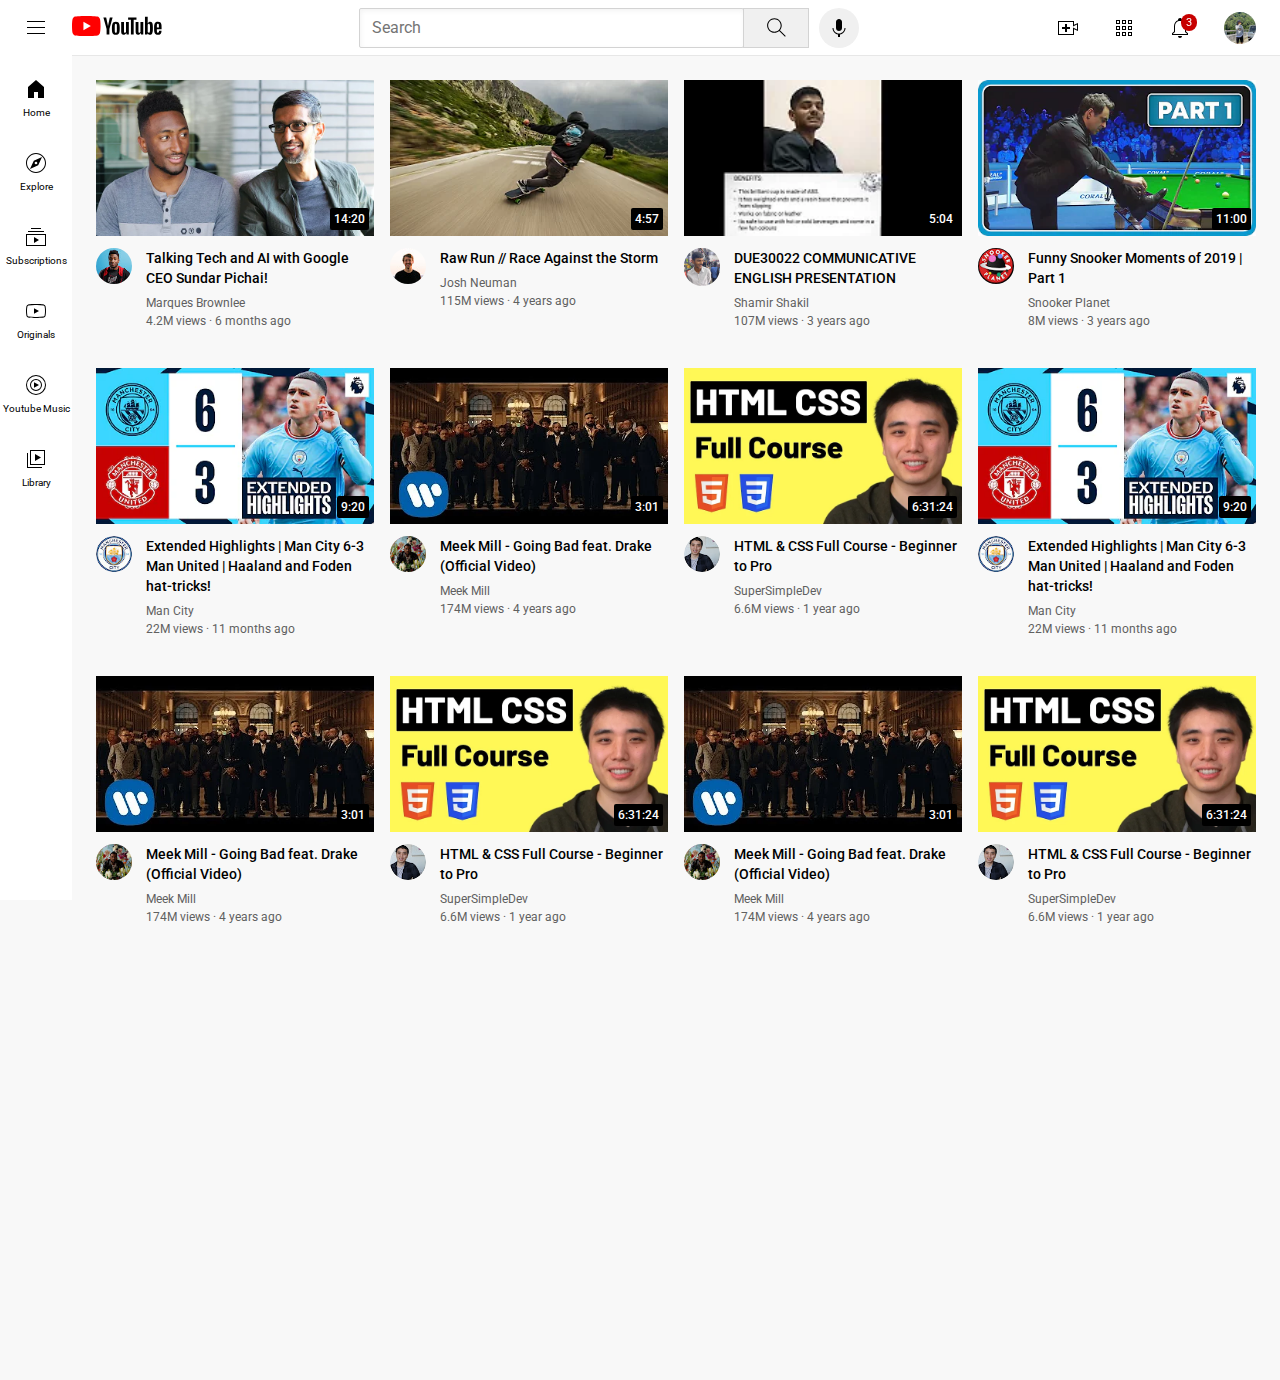
<file: index.html>
<!DOCTYPE html>
<html>
  <head>
    <title>Youtube.com Clones</title>

    <link rel="preconnect" href="https://fonts.googleapis.com">
    <link rel="preconnect" href="https://fonts.gstatic.com" crossorigin>
    <link href="https://fonts.googleapis.com/css2?family=Montserrat:wght@400;700&family=Roboto:wght@400;500;700&display=swap" rel="stylesheet">

    <link rel="stylesheet" href="styles/general.css">
    <link rel="stylesheet" href="styles/header.css">
    <link rel="stylesheet" href="styles/video.css">
    <link rel="stylesheet" href="styles/sidebar.css">
  </head>
  <body>
    <div class="header">
      <div class="left-section">
        <img class="hamburger-menu" src="icons/hamburger-menu.svg">
        <a href="https://www.youtube.com/" target="_blank">
          <img class="youtube-logo" src="icons/youtube-logo.svg">
        </a>
      </div>
      <div class="middle-section">
        <input class="search-bar" type="text" placeholder="Search">
        <button class="search-button"><img class="search-icon" src="icons/search.svg">
          <div class="tooltips">Search</div>
        </button>
        <button class="voice-search-button"><img class="voice-search-icon" src="icons/voice-search-icon.svg">
          <div class="tooltips">Search with your voice</div>
        </button>
      </div>
      <div class="right-section">
        <div class="upload-icon-container">
          <img class="upload-icon" src="icons/upload.svg">
          <div class="tooltips">Create</div>
        </div>
        <div class="upload-icon-container">
          <img class="youtube-apps-icon" src="icons/youtube-apps.svg">
          <div class="tooltips">Youtube Apps</div>
        </div>
        <div class="notifications-icon-container">
          <img class="notifications-icon" src="icons/notifications.svg">
          <div class="notifications-count">3</div>
          <div class="tooltips">Notifications</div>
        </div>
        <img class="current-user-picture" src="channel-pictures/my-channel.jpg">
      </div>
    </div>

    <div class="sidebar">
      <div class="sidebar-link">
        <img src="icons/home.svg">
        <div>Home</div>
      </div>
      <div class="sidebar-link">
        <img src="icons/explore.svg">
        <div>Explore</div>
      </div>
      <div class="sidebar-link">
        <img src="icons/subscriptions.svg">
        <div>Subscriptions</div>
      </div>
      <div class="sidebar-link">
        <img src="icons/originals.svg">
        <div>Originals</div>
      </div>
      <div class="sidebar-link">
        <img src="icons/youtube-music.svg">
        <div>Youtube Music</div>
      </div>
      <div class="sidebar-link">
        <img src="icons/library.svg">
        <div>Library</div>
      </div>
    </div>

    <div class="video-grid">
      
      <div class="video-preview">

        <div class="thumbnail-row">
          <a href="https://www.youtube.com/watch?v=n2RNcPRtAiY">
            <img class="thumbnail" src="thumnails/thumbnail-1.webp">
            <div class="video-time">14:20</div>
          </a>
        </div>
  
        <div class="video-info-grid" >
          <div class="channel-picture">
            <div class="profile-picture-container">
              <a href="https://www.youtube.com/@mkbhd" target="_blank">
                <img class="profile-picture " src="channel-pictures/channel-1.jpeg">
              </a>
              <div class="channel-picture-tooltips">
                <img class="profile-picture-tooltips" src="channel-pictures/channel-1.jpeg">
                <div class="right-tooltips">
                  <p class="names-tooltips">Marques Brownlee</p>
                  <p class="subs-tooltips">15M Subscribers</p>
                </div>
              </div>
            </div>
          </div>
          <div class="video-info">
            <a href="https://www.youtube.com/watch?v=n2RNcPRtAiY">
              <p class="video-title">
                Talking Tech and AI with Google CEO Sundar Pichai!
              </p>
            </a>
            <a href="https://www.youtube.com/@mkbhd" target="_blank">
              <p class="video-author">Marques Brownlee</p>
            </a>
            <p class="video-stats">
              4.2M views &#183; 6 months ago
            </p>
          </div>
        </div>

      </div>
  
      <div class="video-preview">
  
        <div class="thumbnail-row">
          <a href="https://www.youtube.com/watch?v=yn-TfAzobDI">
            <img class="thumbnail" src="thumnails/thumbnail-2.webp">
            <div class="video-time">4:57</div>
          </a>
        </div>
  
        <div class="video-info-grid">
          <div class="channel-picture">
            <div class="profile-picture-container">
              <a href="https://www.youtube.com/@JoshNeuman" target="_blank">
                <img class="profile-picture" src="channel-pictures/channel-2.jpg">
              </a>
              <div class="channel-picture-tooltips">
                <img class="profile-picture-tooltips" src="channel-pictures/channel-2.jpg">
                <div class="right-tooltips">
                  <p class="names-tooltips">Josh Neuman</p>
                  <p class="subs-tooltips">1.27M Subscribers</p>
                </div>
              </div>
            </div>
          </div>
          <div class="video-info">
            <a href="https://www.youtube.com/watch?v=yn-TfAzobDI">
              <p class="video-title">
                Raw Run // Race Against the Storm
              </p>
            </a>
            <a href="https://www.youtube.com/@JoshNeuman" target="_blank">
              <p class="video-author">
                Josh Neuman
              </p>
            </a>
            <p class="video-stats">
              115M views &#183; 4 years ago
            </p>
          </div>
        </div>
  
      </div>
  
      <div class="video-preview">
  
        <div class="thumbnail-row">
          <a href="https://www.youtube.com/watch?v=GG4Ul3LLcvY&t=85s">
            <img class="thumbnail" src="thumnails/thumbnail-3.webp">
            <div class="video-time">5:04</div>
          </a>
        </div>
  
        <div class="video-info-grid" >
          <div class="channel-picture">
            <div class="profile-picture-container">
              <a href="https://www.youtube.com/@shamirshakil123" target="_blank">
                <img class="profile-picture " src="channel-pictures/channel-3.jpg">
              </a>
              <div class="channel-picture-tooltips">
                <img class="profile-picture-tooltips" src="channel-pictures/channel-3.jpg">
                <div class="right-tooltips">
                  <p class="names-tooltips">Shamir Shakil</p>
                  <p class="subs-tooltips">10M Subscribers</p>
                </div>
              </div>
            </div>
          </div>
          <div class="video-info">
            <a href="https://www.youtube.com/watch?v=GG4Ul3LLcvY&t=85s">
              <p class="video-title">
                DUE30022 COMMUNICATIVE ENGLISH PRESENTATION
              </p>
            </a>
            <a href="https://www.youtube.com/@shamirshakil123" target="_blank">
              <p class="video-author">
                Shamir Shakil
              </p>
            </a>
            <p class="video-stats">
              107M views &#183; 3 years ago
            </p>
          </div>
        </div>
  
      </div>
  
      <div class="video-preview">
  
        <div class="thumbnail-row">
          <a href="https://www.youtube.com/watch?v=tzxdY277vbA&t=1s">
            <img class="thumbnail" src="thumnails/thumbnail-4.webp">
            <div class="video-time">11:00</div>
          </a>
        </div>
  
        <div class="video-info-grid">
          <div class="channel-picture">
            <div class="profile-picture-container">
              <a href="https://www.youtube.com/@SnookerPlanet" target="_blank">
                <img class="profile-picture" src="channel-pictures/channel-4.jpg">
              </a>
              <div class="channel-picture-tooltips">
                <img class="profile-picture-tooltips" src="channel-pictures/channel-4.jpg">
                <div class="right-tooltips">
                  <p class="names-tooltips">Snooker Planet</p>
                  <p class="subs-tooltips">715K Subscribers</p>
                </div>
              </div>
            </div>
          </div>
          <div class="video-info">
            <a href="https://www.youtube.com/watch?v=tzxdY277vbA&t=1s">
              <p class="video-title">
                Funny Snooker Moments of 2019 | Part 1
              </p>
            </a>
            <a href="https://www.youtube.com/@SnookerPlanet" target="_blank">
              <p class="video-author">
                Snooker Planet
              </p>
            </a>
            <p class="video-stats">
              8M views &#183; 3 years ago
            </p>
          </div>
        </div>
  
      </div>
  
      <div class="video-preview">
  
        <div class="thumbnail-row">
          <a href="https://www.youtube.com/watch?v=mAAbqIbTsG8&t=15s">
            <img class="thumbnail" src="thumnails/thumbnail-5.webp">
            <div class="video-time">9:20</div>
          </a>
        </div>
  
        <div class="video-info-grid" >
          <div class="channel-picture">
            <div class="profile-picture-container">
              <a href="https://www.youtube.com/@mancity" target="_blank">
                <img class="profile-picture " src="channel-pictures/channel-5.jpg">
              </a>
              <div class="channel-picture-tooltips">
                <img class="profile-picture-tooltips" src="channel-pictures/channel-5.jpg">
                <div class="right-tooltips">
                  <p class="names-tooltips">Man City</p>
                  <p class="subs-tooltips">6.66M Subscribers</p>
                </div>
              </div>
            </div>
          </div>
          <div class="video-info">
            <a href="https://www.youtube.com/watch?v=mAAbqIbTsG8&t=15s">
              <p class="video-title">
                Extended Highlights | Man City 6-3 Man United | Haaland and Foden hat-tricks!
              </p>
            </a>
            <a href="https://www.youtube.com/@mancity" target="_blank">
              <p class="video-author">
                Man City
              </p>
            </a>
            <p class="video-stats">
              22M views &#183; 11 months ago
            </p>
          </div>
        </div>
  
      </div>
  
      <div class="video-preview">
  
        <div class="thumbnail-row">
          <a href="https://www.youtube.com/watch?v=S1gp0m4B5p8&pp=ygUTZ29pbmcgYmFkIG1lZWsgbWlsbA%3D%3D">
            <img class="thumbnail" src="thumnails/thumbnail-6.webp">
            <div class="video-time">3:01</div>
          </a>
        </div>
  
        <div class="video-info-grid">
          <div class="channel-picture">
            <div class="profile-picture-container">
              <a href="https://www.youtube.com/channel/UC9HlWVtENbiMQzVRmnbJxtw" target="_blank">
                <img class="profile-picture" src="channel-pictures/channel-6.jpg">
              </a>
              <div class="channel-picture-tooltips">
                <img class="profile-picture-tooltips" src="channel-pictures/channel-6.jpg">
                <div class="right-tooltips">
                  <p class="names-tooltips">Meek Mill</p>
                  <p class="subs-tooltips">5.38M Subscribers</p>
                </div>
              </div>
            </div>
          </div>
          <div class="video-info">
            <a href="https://www.youtube.com/watch?v=S1gp0m4B5p8&pp=ygUTZ29pbmcgYmFkIG1lZWsgbWlsbA%3D%3D">
              <p class="video-title">
                Meek Mill - Going Bad feat. Drake (Official Video)
              </p>
            </a>
            <a href="https://www.youtube.com/channel/UC9HlWVtENbiMQzVRmnbJxtw" target="_blank">
              <p class="video-author">
                Meek Mill
              </p>
            </a>
            <p class="video-stats">
              174M views &#183; 4 years ago
            </p>
          </div>
        </div>
  
      </div>

      <div class="video-preview">
  
        <div class="thumbnail-row">
          <a href="https://www.youtube.com/watch?v=G3e-cpL7ofc">
            <img class="thumbnail" src="thumnails/thumbnail-7webp.webp">
            <div class="video-time">6:31:24</div>
          </a>
        </div>
  
        <div class="video-info-grid">
          <div class="channel-picture">
            <div class="profile-picture-container">
              <a href="https://www.youtube.com/@SuperSimpleDev" target="_blank">
                <img class="profile-picture" src="channel-pictures/channel-7.jpg">
              </a>
              <div class="channel-picture-tooltips">
                <img class="profile-picture-tooltips" src="channel-pictures/channel-7.jpg">
                <div class="right-tooltips">
                  <p class="names-tooltips">SuperSimpleDev</p>
                  <p class="subs-tooltips">297k Subscribers</p>
                </div>
              </div>
            </div>
          </div>
          <div class="video-info">
            <a href="https://www.youtube.com/watch?v=G3e-cpL7ofc">
              <p class="video-title">
                HTML & CSS Full Course - Beginner to Pro
              </p>
            </a>
            <a href="https://www.youtube.com/@SuperSimpleDev" target="_blank">
              <p class="video-author">
                SuperSimpleDev
              </p>
            </a>
            <p class="video-stats">
              6.6M views &#183; 1 year ago
            </p>
          </div>
        </div>
  
      </div>

      <div class="video-preview">
  
        <div class="thumbnail-row">
          <a href="https://www.youtube.com/watch?v=mAAbqIbTsG8&t=15s">
            <img class="thumbnail" src="thumnails/thumbnail-5.webp">
            <div class="video-time">9:20</div>
          </a>
        </div>
  
        <div class="video-info-grid" >
          <div class="channel-picture">
            <div class="profile-picture-container">
              <a href="https://www.youtube.com/@mancity" target="_blank">
                <img class="profile-picture " src="channel-pictures/channel-5.jpg">
              </a>
              <div class="channel-picture-tooltips">
                <img class="profile-picture-tooltips" src="channel-pictures/channel-5.jpg">
                <div class="right-tooltips">
                  <p class="names-tooltips">Man City</p>
                  <p class="subs-tooltips">6.66M Subscribers</p>
                </div>
              </div>
            </div>
          </div>
          <div class="video-info">
            <a href="https://www.youtube.com/watch?v=mAAbqIbTsG8&t=15s">
              <p class="video-title">
                Extended Highlights | Man City 6-3 Man United | Haaland and Foden hat-tricks!
              </p>
            </a>
            <a href="https://www.youtube.com/@mancity" target="_blank">
              <p class="video-author">
                Man City
              </p>
            </a>
            <p class="video-stats">
              22M views &#183; 11 months ago
            </p>
          </div>
        </div>
  
      </div>
  
      <div class="video-preview">
  
        <div class="thumbnail-row">
          <a href="https://www.youtube.com/watch?v=S1gp0m4B5p8&pp=ygUTZ29pbmcgYmFkIG1lZWsgbWlsbA%3D%3D">
            <img class="thumbnail" src="thumnails/thumbnail-6.webp">
            <div class="video-time">3:01</div>
          </a>
        </div>
  
        <div class="video-info-grid">
          <div class="channel-picture">
            <div class="profile-picture-container">
              <a href="https://www.youtube.com/channel/UC9HlWVtENbiMQzVRmnbJxtw" target="_blank">
                <img class="profile-picture" src="channel-pictures/channel-6.jpg">
              </a>
              <div class="channel-picture-tooltips">
                <img class="profile-picture-tooltips" src="channel-pictures/channel-6.jpg">
                <div class="right-tooltips">
                  <p class="names-tooltips">Meek Mill</p>
                  <p class="subs-tooltips">5.38M Subscribers</p>
                </div>
              </div>
            </div>
          </div>
          <div class="video-info">
            <a href="https://www.youtube.com/watch?v=S1gp0m4B5p8&pp=ygUTZ29pbmcgYmFkIG1lZWsgbWlsbA%3D%3D">
              <p class="video-title">
                Meek Mill - Going Bad feat. Drake (Official Video)
              </p>
            </a>
            <a href="https://www.youtube.com/channel/UC9HlWVtENbiMQzVRmnbJxtw" target="_blank">
              <p class="video-author">
                Meek Mill
              </p>
            </a>
            <p class="video-stats">
              174M views &#183; 4 years ago
            </p>
          </div>
        </div>
  
      </div>

      <div class="video-preview">
  
        <div class="thumbnail-row">
          <a href="https://www.youtube.com/watch?v=G3e-cpL7ofc">
            <img class="thumbnail" src="thumnails/thumbnail-7webp.webp">
            <div class="video-time">6:31:24</div>
          </a>
        </div>
  
        <div class="video-info-grid">
          <div class="channel-picture">
            <div class="profile-picture-container">
              <a href="https://www.youtube.com/@SuperSimpleDev" target="_blank">
                <img class="profile-picture" src="channel-pictures/channel-7.jpg">
              </a>
              <div class="channel-picture-tooltips">
                <img class="profile-picture-tooltips" src="channel-pictures/channel-7.jpg">
                <div class="right-tooltips">
                  <p class="names-tooltips">SuperSimpleDev</p>
                  <p class="subs-tooltips">297k Subscribers</p>
                </div>
              </div>
            </div>
          </div>
          <div class="video-info">
            <a href="https://www.youtube.com/watch?v=G3e-cpL7ofc">
              <p class="video-title">
                HTML & CSS Full Course - Beginner to Pro
              </p>
            </a>
            <a href="https://www.youtube.com/@SuperSimpleDev" target="_blank">
              <p class="video-author">
                SuperSimpleDev
              </p>
            </a>
            <p class="video-stats">
              6.6M views &#183; 1 year ago
            </p>
          </div>
        </div>
  
      </div>

      <div class="video-preview">
  
        <div class="thumbnail-row">
          <a href="https://www.youtube.com/watch?v=S1gp0m4B5p8&pp=ygUTZ29pbmcgYmFkIG1lZWsgbWlsbA%3D%3D">
            <img class="thumbnail" src="thumnails/thumbnail-6.webp">
            <div class="video-time">3:01</div>
          </a>
        </div>
  
        <div class="video-info-grid">
          <div class="channel-picture">
            <div class="profile-picture-container">
              <a href="https://www.youtube.com/channel/UC9HlWVtENbiMQzVRmnbJxtw" target="_blank">
                <img class="profile-picture" src="channel-pictures/channel-6.jpg">
              </a>
              <div class="channel-picture-tooltips">
                <img class="profile-picture-tooltips" src="channel-pictures/channel-6.jpg">
                <div class="right-tooltips">
                  <p class="names-tooltips">Meek Mill</p>
                  <p class="subs-tooltips">5.38M Subscribers</p>
                </div>
              </div>
            </div>
          </div>
          <div class="video-info">
            <a href="https://www.youtube.com/watch?v=S1gp0m4B5p8&pp=ygUTZ29pbmcgYmFkIG1lZWsgbWlsbA%3D%3D">
              <p class="video-title">
                Meek Mill - Going Bad feat. Drake (Official Video)
              </p>
            </a>
            <a href="https://www.youtube.com/channel/UC9HlWVtENbiMQzVRmnbJxtw" target="_blank">
              <p class="video-author">
                Meek Mill
              </p>
            </a>
            <p class="video-stats">
              174M views &#183; 4 years ago
            </p>
          </div>
        </div>
  
      </div>

      <div class="video-preview">
  
        <div class="thumbnail-row">
          <a href="https://www.youtube.com/watch?v=G3e-cpL7ofc">
            <img class="thumbnail" src="thumnails/thumbnail-7webp.webp">
            <div class="video-time">6:31:24</div>
          </a>
        </div>
  
        <div class="video-info-grid">
          <div class="channel-picture">
            <div class="profile-picture-container">
              <a href="https://www.youtube.com/@SuperSimpleDev" target="_blank">
                <img class="profile-picture" src="channel-pictures/channel-7.jpg">
              </a>
              <div class="channel-picture-tooltips">
                <img class="profile-picture-tooltips" src="channel-pictures/channel-7.jpg">
                <div class="right-tooltips">
                  <p class="names-tooltips">SuperSimpleDev</p>
                  <p class="subs-tooltips">297k Subscribers</p>
                </div>
              </div>
            </div>
          </div>
          <div class="video-info">
            <a href="https://www.youtube.com/watch?v=G3e-cpL7ofc">
              <p class="video-title">
                HTML & CSS Full Course - Beginner to Pro
              </p>
            </a>
            <a href="https://www.youtube.com/@SuperSimpleDev" target="_blank">
              <p class="video-author">
                SuperSimpleDev
              </p>
            </a>
            <p class="video-stats">
              6.6M views &#183; 1 year ago
            </p>
          </div>
        </div>
  
      </div>

    </div>
  </body>
</html>
</file>
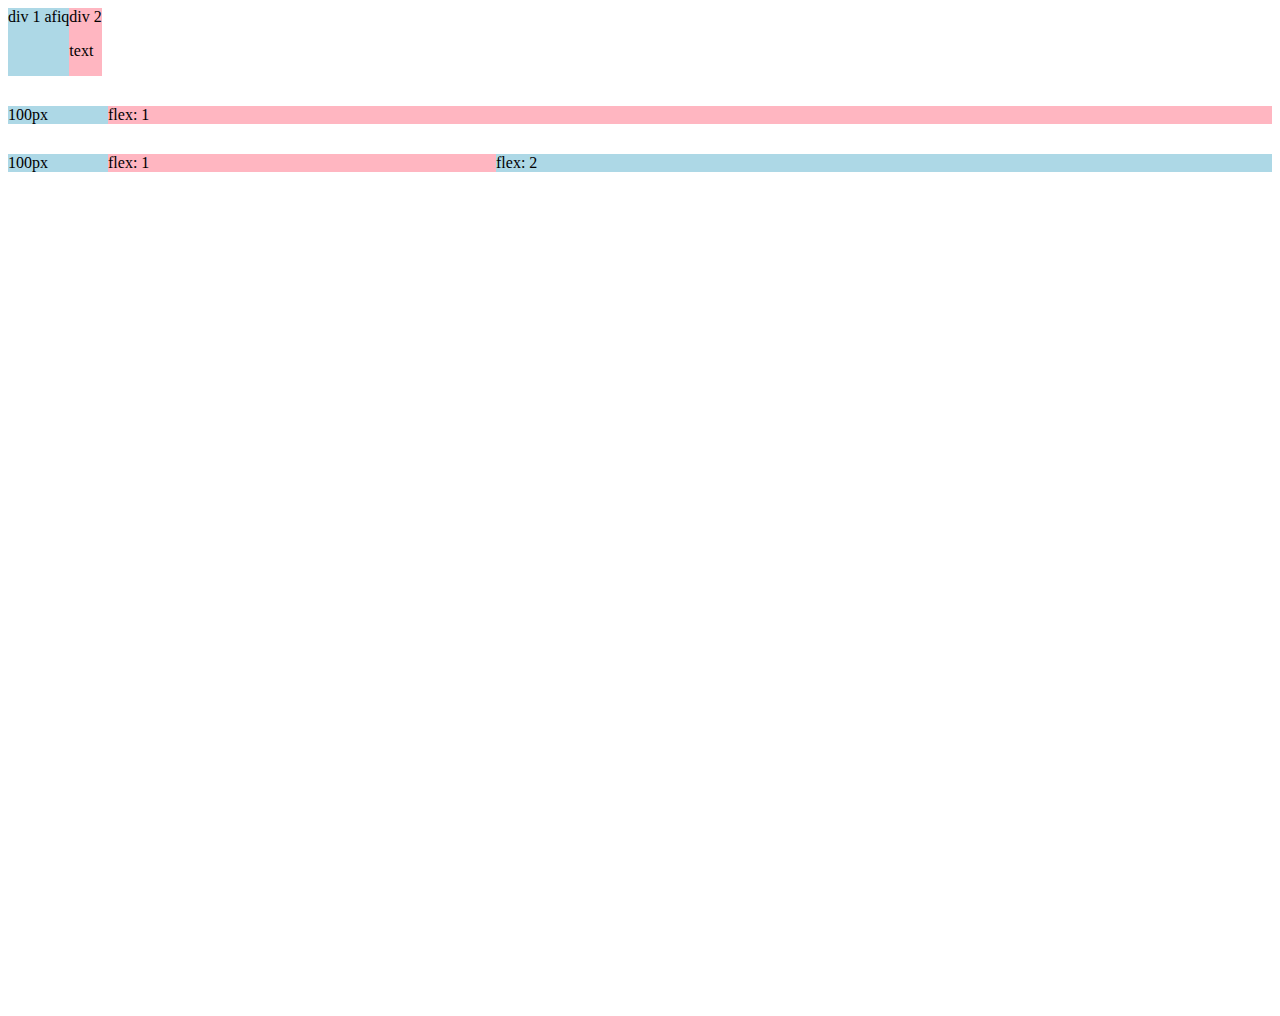
<file: flexbox.html>
<!DOCTYPE html>
<html>
  <head>
    <title>flexbox practice</title>
  </head>
  <body style="height: 1000px;">
    <div style="
      display: flex;
      flex-direction: row;
    ">
      <div style="background-color: lightblue;">div 1 afiq</div>
      <div style="background-color: lightpink;">div 2<p>text</p></div>
    </div>

    <div style="
      margin-top: 30px;
      display: flex;
      flex-direction: row;
    ">
      <div style="
        background-color: lightblue;
        width: 100px;
        ">100px</div>
      <div style="
        background-color: lightpink;
        flex: 1;">flex: 1</div>
    </div>

    <div style="
      margin-top: 30px;
      display: flex;
      flex-direction: row;
      align-items: space-between;
      ">
      <div style="
        background-color: lightblue;
        width: 100px;
        ">100px</div>
      <div style="
        background-color: lightpink;
        flex: 1;">flex: 1</div>
      <div style="
        background-color: lightblue;
        flex: 2;
        ">flex: 2</div>
    </div>
  </body>
</html>
</file>
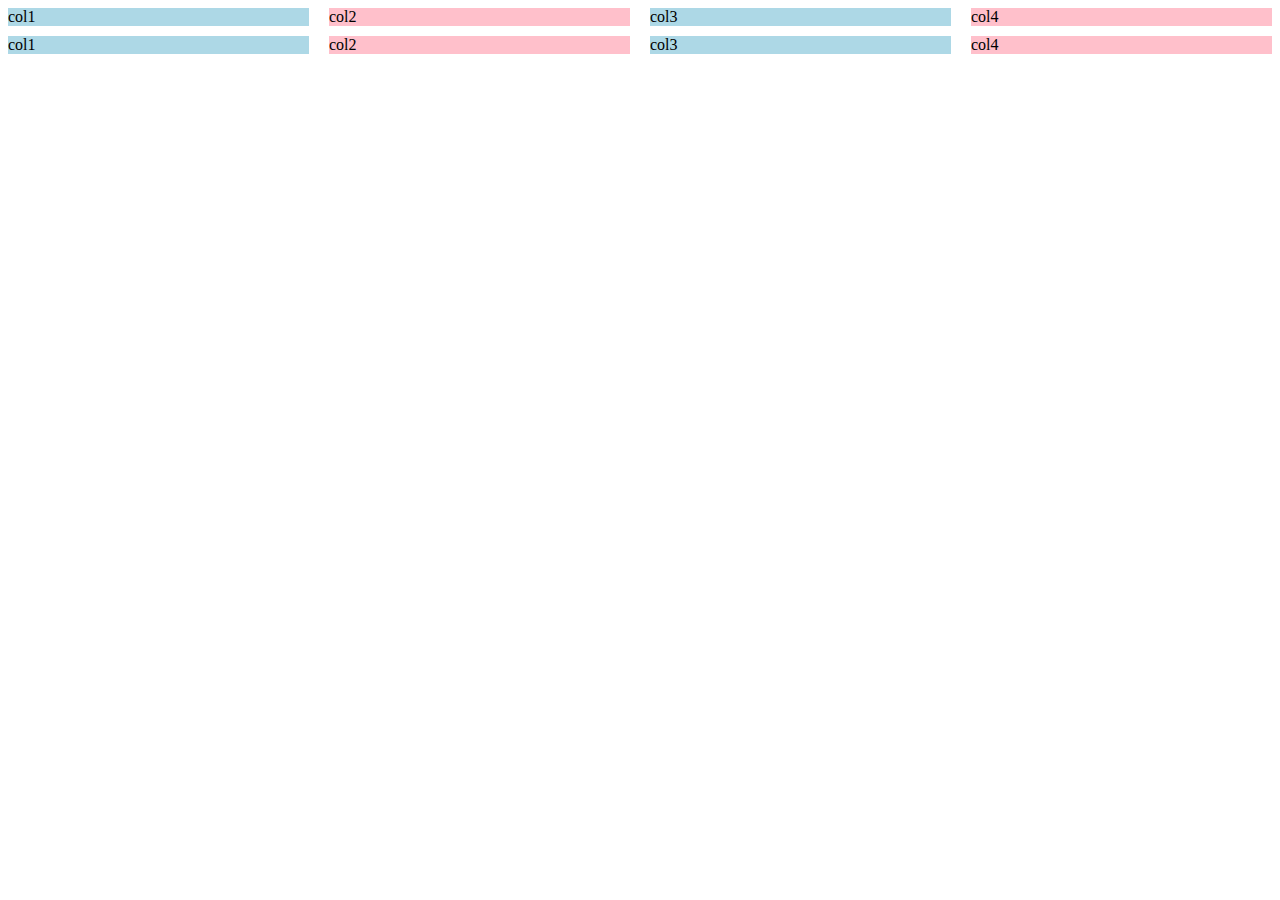
<file: grid.html>
<!DOCTYPE html>
<html>
  <head>
    <title>Grid Practice</title>
  </head>
  <body>
    <div style="display: grid; grid-template-columns: 1fr 1fr 1fr 1fr;
    column-gap: 20px; row-gap: 10px;">
      <div style="background-color: lightblue;">col1</div>
      <div style="background-color: pink;">col2</div>
      <div style="background-color: lightblue;">col3</div>
      <div style="background-color: pink;">col4</div>
      <div style="background-color: lightblue;">col1</div>
      <div style="background-color: pink;">col2</div>
      <div style="background-color: lightblue;">col3</div>
      <div style="background-color: pink;">col4</div>
    </div>
  </body>

</html>
</file>
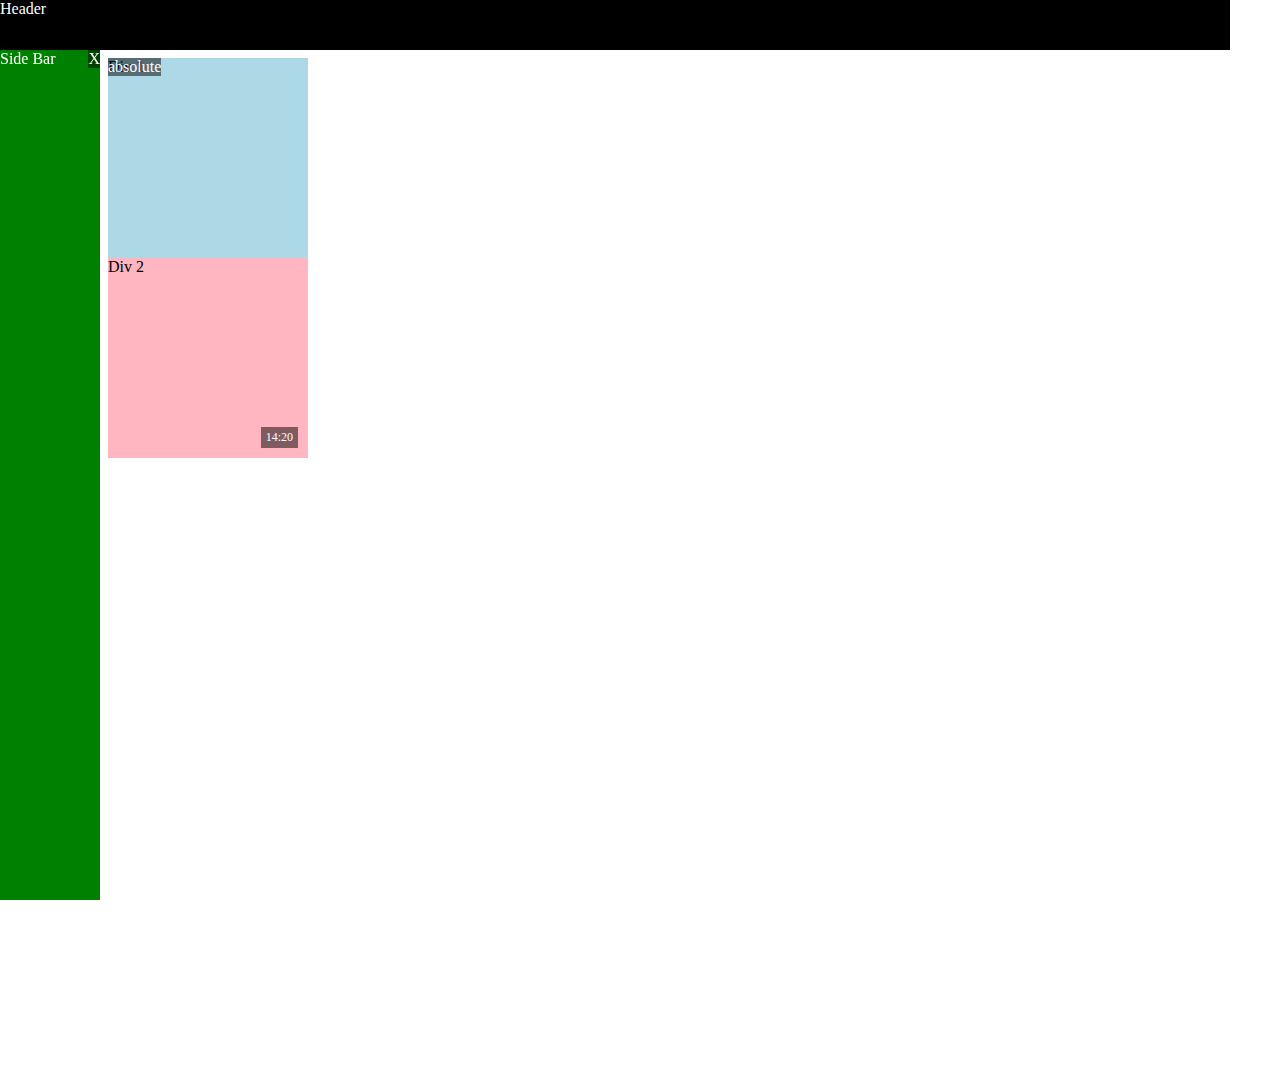
<file: position.html>
<!DOCTYPE html>
<html>
<head>
  <title>Position Practise</title>
</head>
<body style="
  height: 1000px;
  padding-top: 50px;
  padding-left: 100px;
">
  <div style="
    color: white;
    background-color: black;
    position: fixed;
    top: 0;
    left: 0px;
    right: 50px;
    height: 50px;
    z-index: 1;
  ">Header</div>

  <div style="
    background-color: green;
    color: white;
    position: fixed;
    bottom: 0;
    left: 0;
    top: 50px;
    width: 100px;
  ">Side Bar
    <div style="
    position: absolute;
    background-color: rgba(0, 0, 0, 0.5);
    color: white;
    top: 0px;
    right: 0px;
  ">X</div>
  </div>

  <div style="
    position: absolute;
    background-color: rgba(0, 0, 0, 0.5);
    color: white;
  ">absolute</div>

  <div style="
    background-color: lightblue;
    width: 200px;
    height: 200px;
  ">Div 1</div>
  <div style="
    background-color: lightpink;
    width: 200px;
    height: 200px;
    position: relative;
  ">Div 2
    <div style="
    position: absolute;
    background-color: rgba(0, 0, 0, 0.5);
    color: white;
    right: 10px;
    bottom: 10px;
    padding: 3px 5px 3px 5px;
    font-size: 12px;
  ">14:20</div>  
</div>
</body>
</html>
</file>
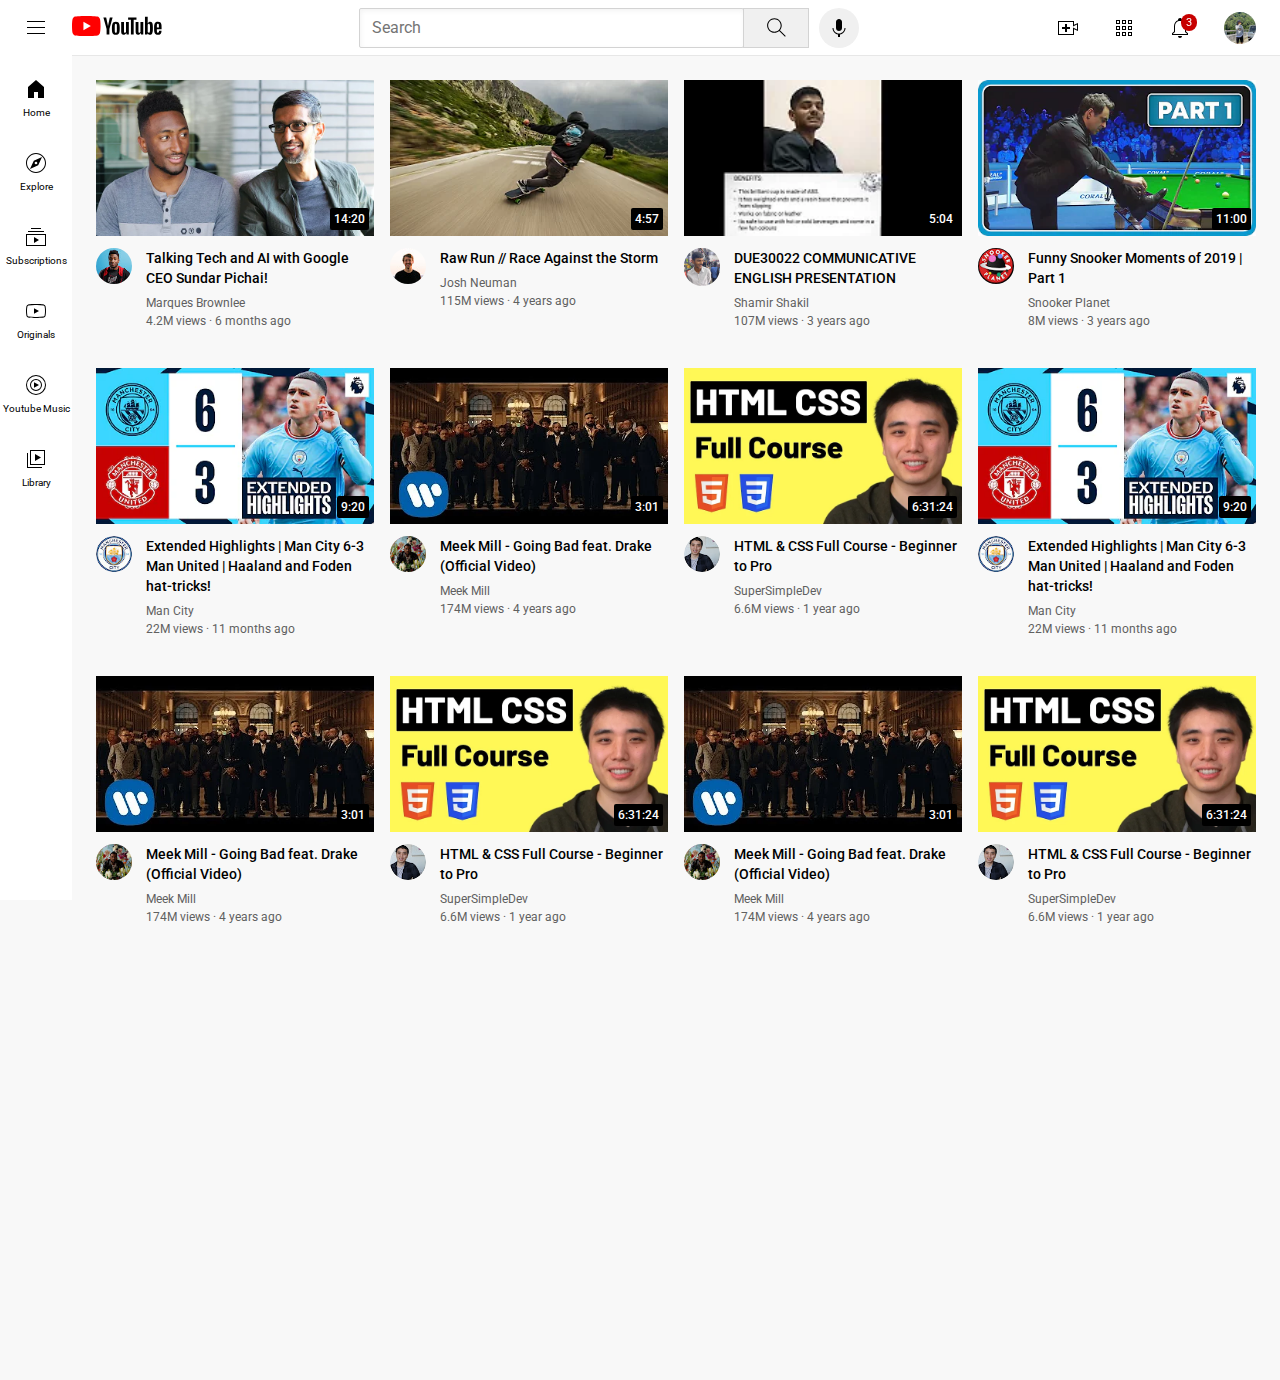
<file: youtube.html>
<!DOCTYPE html>
<html>
  <head>
    <title>Youtube.com Clones</title>

    <link rel="preconnect" href="https://fonts.googleapis.com">
    <link rel="preconnect" href="https://fonts.gstatic.com" crossorigin>
    <link href="https://fonts.googleapis.com/css2?family=Montserrat:wght@400;700&family=Roboto:wght@400;500;700&display=swap" rel="stylesheet">

    <link rel="stylesheet" href="styles/general.css">
    <link rel="stylesheet" href="styles/header.css">
    <link rel="stylesheet" href="styles/video.css">
    <link rel="stylesheet" href="styles/sidebar.css">
  </head>
  <body>
    <div class="header">
      <div class="left-section">
        <img class="hamburger-menu" src="icons/hamburger-menu.svg">
        <a href="https://www.youtube.com/" target="_blank">
          <img class="youtube-logo" src="icons/youtube-logo.svg">
        </a>
      </div>
      <div class="middle-section">
        <input class="search-bar" type="text" placeholder="Search">
        <button class="search-button"><img class="search-icon" src="icons/search.svg">
          <div class="tooltips">Search</div>
        </button>
        <button class="voice-search-button"><img class="voice-search-icon" src="icons/voice-search-icon.svg">
          <div class="tooltips">Search with your voice</div>
        </button>
      </div>
      <div class="right-section">
        <div class="upload-icon-container">
          <img class="upload-icon" src="icons/upload.svg">
          <div class="tooltips">Create</div>
        </div>
        <div class="upload-icon-container">
          <img class="youtube-apps-icon" src="icons/youtube-apps.svg">
          <div class="tooltips">Youtube Apps</div>
        </div>
        <div class="notifications-icon-container">
          <img class="notifications-icon" src="icons/notifications.svg">
          <div class="notifications-count">3</div>
          <div class="tooltips">Notifications</div>
        </div>
        <img class="current-user-picture" src="channel-pictures/my-channel.jpg">
      </div>
    </div>

    <div class="sidebar">
      <div class="sidebar-link">
        <img src="icons/home.svg">
        <div>Home</div>
      </div>
      <div class="sidebar-link">
        <img src="icons/explore.svg">
        <div>Explore</div>
      </div>
      <div class="sidebar-link">
        <img src="icons/subscriptions.svg">
        <div>Subscriptions</div>
      </div>
      <div class="sidebar-link">
        <img src="icons/originals.svg">
        <div>Originals</div>
      </div>
      <div class="sidebar-link">
        <img src="icons/youtube-music.svg">
        <div>Youtube Music</div>
      </div>
      <div class="sidebar-link">
        <img src="icons/library.svg">
        <div>Library</div>
      </div>
    </div>

    <div class="video-grid">
      
      <div class="video-preview">

        <div class="thumbnail-row">
          <a href="https://www.youtube.com/watch?v=n2RNcPRtAiY">
            <img class="thumbnail" src="thumnails/thumbnail-1.webp">
            <div class="video-time">14:20</div>
          </a>
        </div>
  
        <div class="video-info-grid" >
          <div class="channel-picture">
            <div class="profile-picture-container">
              <a href="https://www.youtube.com/@mkbhd" target="_blank">
                <img class="profile-picture " src="channel-pictures/channel-1.jpeg">
              </a>
              <div class="channel-picture-tooltips">
                <img class="profile-picture-tooltips" src="channel-pictures/channel-1.jpeg">
                <div class="right-tooltips">
                  <p class="names-tooltips">Marques Brownlee</p>
                  <p class="subs-tooltips">15M Subscribers</p>
                </div>
              </div>
            </div>
          </div>
          <div class="video-info">
            <a href="https://www.youtube.com/watch?v=n2RNcPRtAiY">
              <p class="video-title">
                Talking Tech and AI with Google CEO Sundar Pichai!
              </p>
            </a>
            <a href="https://www.youtube.com/@mkbhd" target="_blank">
              <p class="video-author">Marques Brownlee</p>
            </a>
            <p class="video-stats">
              4.2M views &#183; 6 months ago
            </p>
          </div>
        </div>

      </div>
  
      <div class="video-preview">
  
        <div class="thumbnail-row">
          <a href="https://www.youtube.com/watch?v=yn-TfAzobDI">
            <img class="thumbnail" src="thumnails/thumbnail-2.webp">
            <div class="video-time">4:57</div>
          </a>
        </div>
  
        <div class="video-info-grid">
          <div class="channel-picture">
            <div class="profile-picture-container">
              <a href="https://www.youtube.com/@JoshNeuman" target="_blank">
                <img class="profile-picture" src="channel-pictures/channel-2.jpg">
              </a>
              <div class="channel-picture-tooltips">
                <img class="profile-picture-tooltips" src="channel-pictures/channel-2.jpg">
                <div class="right-tooltips">
                  <p class="names-tooltips">Josh Neuman</p>
                  <p class="subs-tooltips">1.27M Subscribers</p>
                </div>
              </div>
            </div>
          </div>
          <div class="video-info">
            <a href="https://www.youtube.com/watch?v=yn-TfAzobDI">
              <p class="video-title">
                Raw Run // Race Against the Storm
              </p>
            </a>
            <a href="https://www.youtube.com/@JoshNeuman" target="_blank">
              <p class="video-author">
                Josh Neuman
              </p>
            </a>
            <p class="video-stats">
              115M views &#183; 4 years ago
            </p>
          </div>
        </div>
  
      </div>
  
      <div class="video-preview">
  
        <div class="thumbnail-row">
          <a href="https://www.youtube.com/watch?v=GG4Ul3LLcvY&t=85s">
            <img class="thumbnail" src="thumnails/thumbnail-3.webp">
            <div class="video-time">5:04</div>
          </a>
        </div>
  
        <div class="video-info-grid" >
          <div class="channel-picture">
            <div class="profile-picture-container">
              <a href="https://www.youtube.com/@shamirshakil123" target="_blank">
                <img class="profile-picture " src="channel-pictures/channel-3.jpg">
              </a>
              <div class="channel-picture-tooltips">
                <img class="profile-picture-tooltips" src="channel-pictures/channel-3.jpg">
                <div class="right-tooltips">
                  <p class="names-tooltips">Shamir Shakil</p>
                  <p class="subs-tooltips">10M Subscribers</p>
                </div>
              </div>
            </div>
          </div>
          <div class="video-info">
            <a href="https://www.youtube.com/watch?v=GG4Ul3LLcvY&t=85s">
              <p class="video-title">
                DUE30022 COMMUNICATIVE ENGLISH PRESENTATION
              </p>
            </a>
            <a href="https://www.youtube.com/@shamirshakil123" target="_blank">
              <p class="video-author">
                Shamir Shakil
              </p>
            </a>
            <p class="video-stats">
              107M views &#183; 3 years ago
            </p>
          </div>
        </div>
  
      </div>
  
      <div class="video-preview">
  
        <div class="thumbnail-row">
          <a href="https://www.youtube.com/watch?v=tzxdY277vbA&t=1s">
            <img class="thumbnail" src="thumnails/thumbnail-4.webp">
            <div class="video-time">11:00</div>
          </a>
        </div>
  
        <div class="video-info-grid">
          <div class="channel-picture">
            <div class="profile-picture-container">
              <a href="https://www.youtube.com/@SnookerPlanet" target="_blank">
                <img class="profile-picture" src="channel-pictures/channel-4.jpg">
              </a>
              <div class="channel-picture-tooltips">
                <img class="profile-picture-tooltips" src="channel-pictures/channel-4.jpg">
                <div class="right-tooltips">
                  <p class="names-tooltips">Snooker Planet</p>
                  <p class="subs-tooltips">715K Subscribers</p>
                </div>
              </div>
            </div>
          </div>
          <div class="video-info">
            <a href="https://www.youtube.com/watch?v=tzxdY277vbA&t=1s">
              <p class="video-title">
                Funny Snooker Moments of 2019 | Part 1
              </p>
            </a>
            <a href="https://www.youtube.com/@SnookerPlanet" target="_blank">
              <p class="video-author">
                Snooker Planet
              </p>
            </a>
            <p class="video-stats">
              8M views &#183; 3 years ago
            </p>
          </div>
        </div>
  
      </div>
  
      <div class="video-preview">
  
        <div class="thumbnail-row">
          <a href="https://www.youtube.com/watch?v=mAAbqIbTsG8&t=15s">
            <img class="thumbnail" src="thumnails/thumbnail-5.webp">
            <div class="video-time">9:20</div>
          </a>
        </div>
  
        <div class="video-info-grid" >
          <div class="channel-picture">
            <div class="profile-picture-container">
              <a href="https://www.youtube.com/@mancity" target="_blank">
                <img class="profile-picture " src="channel-pictures/channel-5.jpg">
              </a>
              <div class="channel-picture-tooltips">
                <img class="profile-picture-tooltips" src="channel-pictures/channel-5.jpg">
                <div class="right-tooltips">
                  <p class="names-tooltips">Man City</p>
                  <p class="subs-tooltips">6.66M Subscribers</p>
                </div>
              </div>
            </div>
          </div>
          <div class="video-info">
            <a href="https://www.youtube.com/watch?v=mAAbqIbTsG8&t=15s">
              <p class="video-title">
                Extended Highlights | Man City 6-3 Man United | Haaland and Foden hat-tricks!
              </p>
            </a>
            <a href="https://www.youtube.com/@mancity" target="_blank">
              <p class="video-author">
                Man City
              </p>
            </a>
            <p class="video-stats">
              22M views &#183; 11 months ago
            </p>
          </div>
        </div>
  
      </div>
  
      <div class="video-preview">
  
        <div class="thumbnail-row">
          <a href="https://www.youtube.com/watch?v=S1gp0m4B5p8&pp=ygUTZ29pbmcgYmFkIG1lZWsgbWlsbA%3D%3D">
            <img class="thumbnail" src="thumnails/thumbnail-6.webp">
            <div class="video-time">3:01</div>
          </a>
        </div>
  
        <div class="video-info-grid">
          <div class="channel-picture">
            <div class="profile-picture-container">
              <a href="https://www.youtube.com/channel/UC9HlWVtENbiMQzVRmnbJxtw" target="_blank">
                <img class="profile-picture" src="channel-pictures/channel-6.jpg">
              </a>
              <div class="channel-picture-tooltips">
                <img class="profile-picture-tooltips" src="channel-pictures/channel-6.jpg">
                <div class="right-tooltips">
                  <p class="names-tooltips">Meek Mill</p>
                  <p class="subs-tooltips">5.38M Subscribers</p>
                </div>
              </div>
            </div>
          </div>
          <div class="video-info">
            <a href="https://www.youtube.com/watch?v=S1gp0m4B5p8&pp=ygUTZ29pbmcgYmFkIG1lZWsgbWlsbA%3D%3D">
              <p class="video-title">
                Meek Mill - Going Bad feat. Drake (Official Video)
              </p>
            </a>
            <a href="https://www.youtube.com/channel/UC9HlWVtENbiMQzVRmnbJxtw" target="_blank">
              <p class="video-author">
                Meek Mill
              </p>
            </a>
            <p class="video-stats">
              174M views &#183; 4 years ago
            </p>
          </div>
        </div>
  
      </div>

      <div class="video-preview">
  
        <div class="thumbnail-row">
          <a href="https://www.youtube.com/watch?v=G3e-cpL7ofc">
            <img class="thumbnail" src="thumnails/thumbnail-7webp.webp">
            <div class="video-time">6:31:24</div>
          </a>
        </div>
  
        <div class="video-info-grid">
          <div class="channel-picture">
            <div class="profile-picture-container">
              <a href="https://www.youtube.com/@SuperSimpleDev" target="_blank">
                <img class="profile-picture" src="channel-pictures/channel-7.jpg">
              </a>
              <div class="channel-picture-tooltips">
                <img class="profile-picture-tooltips" src="channel-pictures/channel-7.jpg">
                <div class="right-tooltips">
                  <p class="names-tooltips">SuperSimpleDev</p>
                  <p class="subs-tooltips">297k Subscribers</p>
                </div>
              </div>
            </div>
          </div>
          <div class="video-info">
            <a href="https://www.youtube.com/watch?v=G3e-cpL7ofc">
              <p class="video-title">
                HTML & CSS Full Course - Beginner to Pro
              </p>
            </a>
            <a href="https://www.youtube.com/@SuperSimpleDev" target="_blank">
              <p class="video-author">
                SuperSimpleDev
              </p>
            </a>
            <p class="video-stats">
              6.6M views &#183; 1 year ago
            </p>
          </div>
        </div>
  
      </div>

      <div class="video-preview">
  
        <div class="thumbnail-row">
          <a href="https://www.youtube.com/watch?v=mAAbqIbTsG8&t=15s">
            <img class="thumbnail" src="thumnails/thumbnail-5.webp">
            <div class="video-time">9:20</div>
          </a>
        </div>
  
        <div class="video-info-grid" >
          <div class="channel-picture">
            <div class="profile-picture-container">
              <a href="https://www.youtube.com/@mancity" target="_blank">
                <img class="profile-picture " src="channel-pictures/channel-5.jpg">
              </a>
              <div class="channel-picture-tooltips">
                <img class="profile-picture-tooltips" src="channel-pictures/channel-5.jpg">
                <div class="right-tooltips">
                  <p class="names-tooltips">Man City</p>
                  <p class="subs-tooltips">6.66M Subscribers</p>
                </div>
              </div>
            </div>
          </div>
          <div class="video-info">
            <a href="https://www.youtube.com/watch?v=mAAbqIbTsG8&t=15s">
              <p class="video-title">
                Extended Highlights | Man City 6-3 Man United | Haaland and Foden hat-tricks!
              </p>
            </a>
            <a href="https://www.youtube.com/@mancity" target="_blank">
              <p class="video-author">
                Man City
              </p>
            </a>
            <p class="video-stats">
              22M views &#183; 11 months ago
            </p>
          </div>
        </div>
  
      </div>
  
      <div class="video-preview">
  
        <div class="thumbnail-row">
          <a href="https://www.youtube.com/watch?v=S1gp0m4B5p8&pp=ygUTZ29pbmcgYmFkIG1lZWsgbWlsbA%3D%3D">
            <img class="thumbnail" src="thumnails/thumbnail-6.webp">
            <div class="video-time">3:01</div>
          </a>
        </div>
  
        <div class="video-info-grid">
          <div class="channel-picture">
            <div class="profile-picture-container">
              <a href="https://www.youtube.com/channel/UC9HlWVtENbiMQzVRmnbJxtw" target="_blank">
                <img class="profile-picture" src="channel-pictures/channel-6.jpg">
              </a>
              <div class="channel-picture-tooltips">
                <img class="profile-picture-tooltips" src="channel-pictures/channel-6.jpg">
                <div class="right-tooltips">
                  <p class="names-tooltips">Meek Mill</p>
                  <p class="subs-tooltips">5.38M Subscribers</p>
                </div>
              </div>
            </div>
          </div>
          <div class="video-info">
            <a href="https://www.youtube.com/watch?v=S1gp0m4B5p8&pp=ygUTZ29pbmcgYmFkIG1lZWsgbWlsbA%3D%3D">
              <p class="video-title">
                Meek Mill - Going Bad feat. Drake (Official Video)
              </p>
            </a>
            <a href="https://www.youtube.com/channel/UC9HlWVtENbiMQzVRmnbJxtw" target="_blank">
              <p class="video-author">
                Meek Mill
              </p>
            </a>
            <p class="video-stats">
              174M views &#183; 4 years ago
            </p>
          </div>
        </div>
  
      </div>

      <div class="video-preview">
  
        <div class="thumbnail-row">
          <a href="https://www.youtube.com/watch?v=G3e-cpL7ofc">
            <img class="thumbnail" src="thumnails/thumbnail-7webp.webp">
            <div class="video-time">6:31:24</div>
          </a>
        </div>
  
        <div class="video-info-grid">
          <div class="channel-picture">
            <div class="profile-picture-container">
              <a href="https://www.youtube.com/@SuperSimpleDev" target="_blank">
                <img class="profile-picture" src="channel-pictures/channel-7.jpg">
              </a>
              <div class="channel-picture-tooltips">
                <img class="profile-picture-tooltips" src="channel-pictures/channel-7.jpg">
                <div class="right-tooltips">
                  <p class="names-tooltips">SuperSimpleDev</p>
                  <p class="subs-tooltips">297k Subscribers</p>
                </div>
              </div>
            </div>
          </div>
          <div class="video-info">
            <a href="https://www.youtube.com/watch?v=G3e-cpL7ofc">
              <p class="video-title">
                HTML & CSS Full Course - Beginner to Pro
              </p>
            </a>
            <a href="https://www.youtube.com/@SuperSimpleDev" target="_blank">
              <p class="video-author">
                SuperSimpleDev
              </p>
            </a>
            <p class="video-stats">
              6.6M views &#183; 1 year ago
            </p>
          </div>
        </div>
  
      </div>

      <div class="video-preview">
  
        <div class="thumbnail-row">
          <a href="https://www.youtube.com/watch?v=S1gp0m4B5p8&pp=ygUTZ29pbmcgYmFkIG1lZWsgbWlsbA%3D%3D">
            <img class="thumbnail" src="thumnails/thumbnail-6.webp">
            <div class="video-time">3:01</div>
          </a>
        </div>
  
        <div class="video-info-grid">
          <div class="channel-picture">
            <div class="profile-picture-container">
              <a href="https://www.youtube.com/channel/UC9HlWVtENbiMQzVRmnbJxtw" target="_blank">
                <img class="profile-picture" src="channel-pictures/channel-6.jpg">
              </a>
              <div class="channel-picture-tooltips">
                <img class="profile-picture-tooltips" src="channel-pictures/channel-6.jpg">
                <div class="right-tooltips">
                  <p class="names-tooltips">Meek Mill</p>
                  <p class="subs-tooltips">5.38M Subscribers</p>
                </div>
              </div>
            </div>
          </div>
          <div class="video-info">
            <a href="https://www.youtube.com/watch?v=S1gp0m4B5p8&pp=ygUTZ29pbmcgYmFkIG1lZWsgbWlsbA%3D%3D">
              <p class="video-title">
                Meek Mill - Going Bad feat. Drake (Official Video)
              </p>
            </a>
            <a href="https://www.youtube.com/channel/UC9HlWVtENbiMQzVRmnbJxtw" target="_blank">
              <p class="video-author">
                Meek Mill
              </p>
            </a>
            <p class="video-stats">
              174M views &#183; 4 years ago
            </p>
          </div>
        </div>
  
      </div>

      <div class="video-preview">
  
        <div class="thumbnail-row">
          <a href="https://www.youtube.com/watch?v=G3e-cpL7ofc">
            <img class="thumbnail" src="thumnails/thumbnail-7webp.webp">
            <div class="video-time">6:31:24</div>
          </a>
        </div>
  
        <div class="video-info-grid">
          <div class="channel-picture">
            <div class="profile-picture-container">
              <a href="https://www.youtube.com/@SuperSimpleDev" target="_blank">
                <img class="profile-picture" src="channel-pictures/channel-7.jpg">
              </a>
              <div class="channel-picture-tooltips">
                <img class="profile-picture-tooltips" src="channel-pictures/channel-7.jpg">
                <div class="right-tooltips">
                  <p class="names-tooltips">SuperSimpleDev</p>
                  <p class="subs-tooltips">297k Subscribers</p>
                </div>
              </div>
            </div>
          </div>
          <div class="video-info">
            <a href="https://www.youtube.com/watch?v=G3e-cpL7ofc">
              <p class="video-title">
                HTML & CSS Full Course - Beginner to Pro
              </p>
            </a>
            <a href="https://www.youtube.com/@SuperSimpleDev" target="_blank">
              <p class="video-author">
                SuperSimpleDev
              </p>
            </a>
            <p class="video-stats">
              6.6M views &#183; 1 year ago
            </p>
          </div>
        </div>
  
      </div>

    </div>
  </body>
</html>
</file>
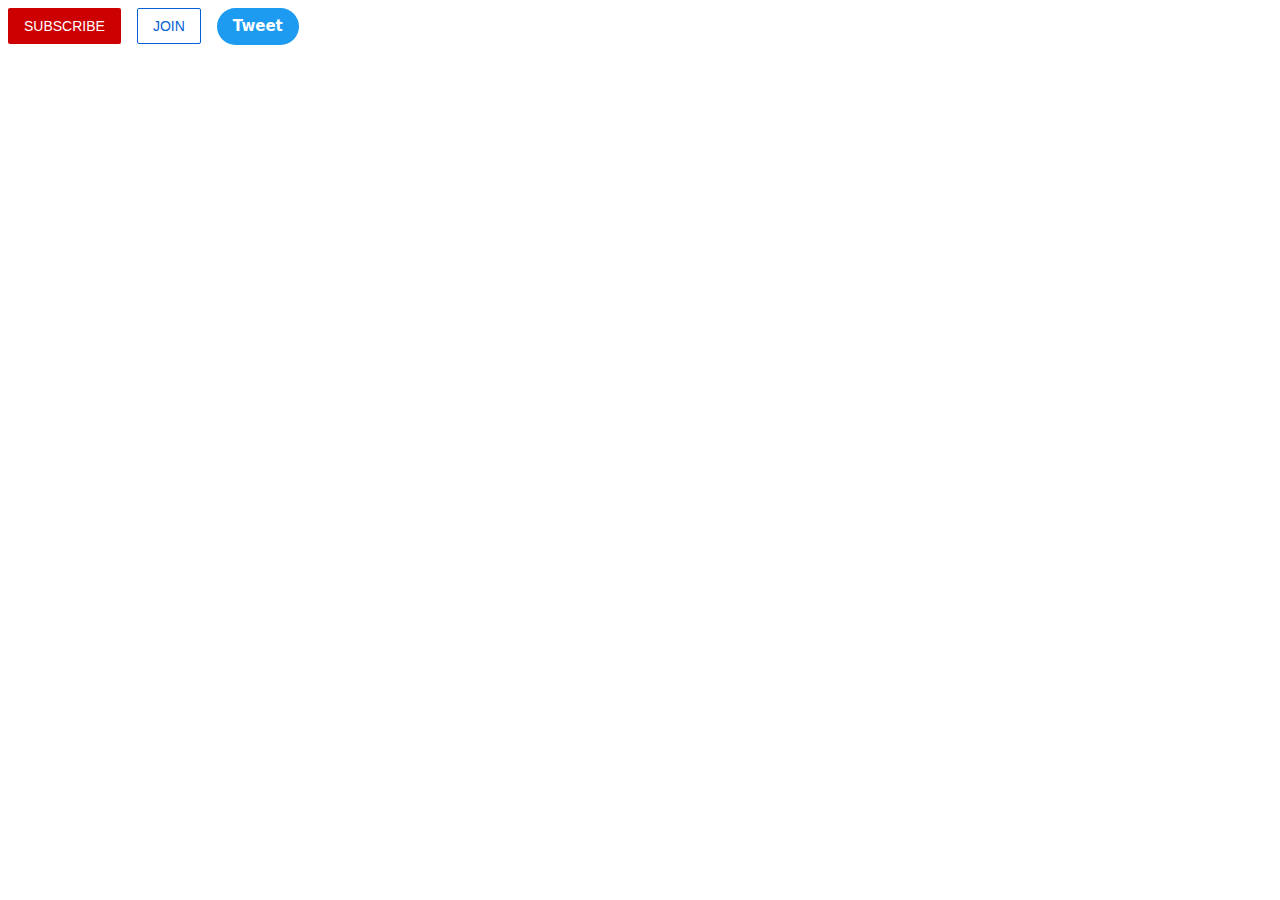
<file: intro-to-html/buttons.html>
<!DOCTYPE html>
<html>
  <head>
    <title>Button Practice</title>
    <link rel="stylesheet" href="style/button.css">
  </head>
  <body>
    <button class="subs-button">
      SUBSCRIBE
    </button>
    
    <button class="join-button">
      JOIN
    </button>
    
    <button class="tweet-button">
      Tweet
    </button>
  </body>
</html>
</file>
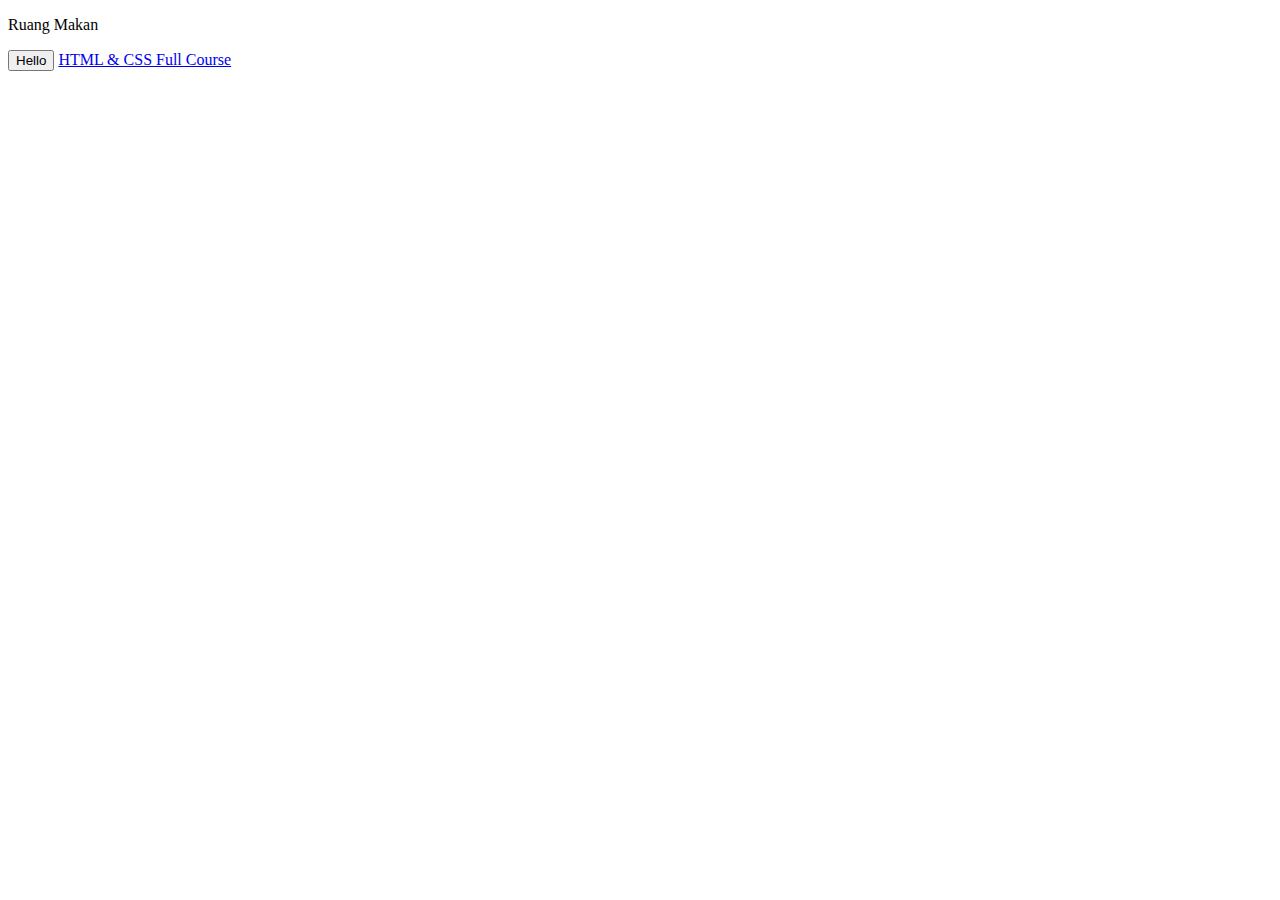
<file: intro-to-html/website.html>
<!DOCTYPE html>
<html>
   <head>
    <title>Website Beginner</title>
   </head>
   <body>
    <P>
      Ruang Makan
    </P>
    
    <button>
      Hello
    </button>
    
    <a href="https://www.youtube.com/watch?v=G3e-cpL7ofc&t=287s" target="_blank">
      HTML & CSS Full Course
    </a>
   </body>
</html>
</file>
<file: styles/general.css>
p {
  font-family: Roboto, Arial;
  margin-top: 0;
  margin-bottom: 0;
}

body {
  margin: 0;
  padding-top: 80px;
  padding-left: 96px;
  font-family: Roboto, Arial;
  background-color: rgb(248, 248, 248);
  padding-right: 24px;
  height: 300px;
}

button {
  cursor: pointer;
}

a {
  text-decoration: none;
  color: black;
}
</file>
<file: styles/header.css>
.header {
  height: 55px;
  display: flex;
  flex-direction: row;
  justify-content: space-between;
  position: fixed;
  left: 0;
  top: 0;
  right: 0;
  background-color: white;
  border-bottom:1px solid rgb(231, 231, 231) ;
  z-index: 100;
}

.left-section {
  display: flex;
  align-items: center;
}

.hamburger-menu {
  height: 24px;
  margin-left: 24px;
  margin-right: 24px;
  cursor: pointer;
}

.youtube-logo {
  height:20px;
  cursor: pointer;
}

.middle-section {
  display: flex;
  align-items: center;
  flex: 1;
  margin-left: 0px;
  margin-right: 0px;
  max-width: 500px;
}

.search-bar {
  flex: 1;
  height: 36px;
  padding-left: 12px;
  font-size: 16px;
  border: solid 0.5px rgb(211, 211, 211);
  border-radius: 2px;
  box-shadow: inset 1px 2px 5px rgba(0, 0, 0, 0.05);
  width: 0;
}

.search-bar::placeholder {
  font-family: roboto, arial;
  font-size: 16px;
}

.search-button {
  height: 40px;
  width: 66px;
  background-color: rgb(240, 240, 240);
  border: solid 1px rgb(211, 211, 211);
  margin-left: -1px;
  margin-right: 10px;
  display: flex;
  justify-content: center;
  position: relative;
}

.search-button,
.voice-search-button, 
.upload-icon-container,
.notifications-icon-container {
  display: flex;
  justify-content: center;
  position: relative;
  align-items: center;
  cursor: pointer;
}

.search-button .tooltips,
.voice-search-button .tooltips,
.upload-icon-container .tooltips,
.notifications-icon-container .tooltips {
  background-color: rgba(128, 128, 128, 0.9);
  color: white;
  padding: 10px 10px 10px 10px;
  position: absolute;
  bottom: -45px;
  font-size: 12px;
  border-radius: 2px;
  opacity: 0;
  transition: opacity 0.5s;
  pointer-events: none;
  white-space: nowrap;
}

.search-button:hover .tooltips,
.voice-search-button:hover .tooltips,
.upload-icon-container:hover .tooltips,
.notifications-icon-container:hover .tooltips {
  opacity: 1;
}

.search-icon {
  height: 25px;
}

.voice-search-button {
  height: 40px;
  width: 40px;
  border-radius: 20px;
  border: none;
  background-color: rgb(240, 240, 240);
}

.voice-search-icon {
  height: 24px;
}

.right-section {
  width: 200px;
  display: flex;
  align-items: center;
  justify-content: space-between;
  margin-right: 24px;
  flex-shrink: 0;
}

.upload-icon {
  height: 24px;
}

.youtube-apps-icon {
  height: 24px;
}

.notifications-icon-container {
  position: relative;
}

.notifications-icon {
  height: 24px;
}

.notifications-count {
  position: absolute;
  top: -2px;
  right: -5px;
  background-color: rgb(199, 0, 0);
  color: white;
  font-family: Roboto, arial;
  font-size: 11px;
  padding: 2px 5px 2px 5px;
  border-radius: 10px;
}

.current-user-picture {
  height: 32px;
  border-radius: 16px;
  cursor: pointer;
}

body {
  margin-bottom: 1000px;
}
</file>
<file: styles/video.css>
.video-grid {
  display: grid;
  column-gap: 16px;
  row-gap: 40px;
}


@media (max-width: 550px) {
  .video-grid {
    display: block;
  }
  .video-preview {
    margin-bottom: 20px;
  }
}

@media (max-width: 750px) {
  .video-grid {
    grid-template-columns: 1fr 1fr;
  }
  .sidebar {
    display: none;
  }
  body {
    margin-left: -50px;
  }
}

@media (min-width:751px) and (max-width: 850px) {
  .video-grid {
    grid-template-columns: 1fr 1fr 1fr;
  }
  .sidebar {
    display: none;
  }
  body {
    margin-left: -50px;
  }
}

@media (min-width: 851px) {
  .video-grid {
    grid-template-columns: 1fr 1fr 1fr;
  }
}

@media (min-width:1100px) {
  .video-grid {
    grid-template-columns: 1fr 1fr 1fr 1fr;
  }
}

.thumbnail-row {
  margin-bottom: 8px;
  position: relative;
}

.thumbnail {
  width: 100%;
}

.video-time {
  background-color: black;
  color: white;
  position: absolute;
  right: 5px;
  bottom: 10px;
  font-family: roboto, arial;
  font-size: 12px;
  font-weight: 500;
  padding: 4px 4px 4px 4px;
  border-radius: 2px;
}

.video-info-grid {
  display: grid;
  grid-template-columns: 50px 1fr;
}

.profile-picture {
  width: 36px;
  border-radius:50px;
}

.video-title {
  margin-top: 0;
  font-size: 14px;
  font-weight: 500;
  line-height: 20px;
  margin-bottom: 8px;
}

.video-author, .video-stats {
  font-size: 12px;
  color: rgb(96, 96, 96);
}

.video-author {
  margin-bottom: 4px;
  width: 100px;
}

.profile-picture-container {
  position: relative;
  display: inline-block;
}

.channel-picture-tooltips {
  background-color: white;
  width: 200px;
  padding: 12px 12px;
  box-shadow: 2px 3px 10px rgba(0, 0, 0, 0.3);
  border-radius: 6px;
  position: absolute;
  top: 55px;
  z-index: 300;
  opacity: 0;
  pointer-events: none;
  display: flex;
  align-items: center;
  transition: opacity 0.15s;
}

.profile-picture-container:hover .channel-picture-tooltips {
  opacity: 1;
}

.profile-picture-tooltips {
  width: 50px;
  border-radius: 25px;
  margin-right: 10px;
}

.names-tooltips {
  font-weight: bold;
}

.subs-tooltips {
  margin-top: 4px;
  font-size: 14px;
}
</file>
<file: styles/sidebar.css>
.sidebar {
  position: fixed;
  left: 0;
  bottom: 0;
  top: 55px;
  background-color: white;
  width: 72px;
  z-index: 200;
  padding-top: 5px;
  cursor: pointer;
}

.sidebar-link {
  height: 74px;
  display: flex;
  align-items: center;
  justify-content: center;
  flex-direction: column;
}

.sidebar-link:hover {
  background-color: rgb(236, 236, 236);
}

.sidebar-link img {
  height: 24px;
  margin-bottom: 6px;
}

.sidebar-link div {
  font-family: Roboto, arial;
  font-size: 10px;
}
</file>
<file: intro-to-html/style/button.css>
.subs-button {
  background-color: rgb(204, 0, 0);
  color: white;
  border: none;
  border-radius: 2px;
  cursor: pointer;
  font-family: Arial, Helvetica, sans-serif;
  margin-right: 12px;
  transition: opacity 0.15s;
  padding-bottom: 10px;
  padding-top: 10px;
  padding-left: 16px;
  padding-right: 16px;
  font-size: 14px;
  font-weight: 400;
  vertical-align: top;

}
.subs-button:hover {
  opacity: 0.6;
}
.subs-button:active {
  opacity: 0.3;
}

.join-button {
  color: rgb(6, 95, 212);
  background-color: rgb(255, 255, 255);
  border-width: 1px;
  border-color: rgb(6, 95, 212);
  border-radius: 2px;
  cursor: pointer;
  border-style: solid;
  margin-right: 12px;
  transition: background-color 0.15s, color 0.15s;
  font-size: 14px;
  padding-top: 9px;
  padding-bottom: 9px;
  padding-right: 15px;
  padding-left: 15px;
  vertical-align: top;
}
.join-button:hover {
  background-color: rgb(6, 95, 212);
  color: white;
}
.join-button:active {
  opacity: 0.7;
}

.tweet-button {
color: white;
background-color: rgb(29, 155, 240);
border: none;
border-radius: 50px;
font-weight: bold;
font-size: 15px;
cursor: pointer;
transition: box-shadow 0,15s;
padding-top: 7px;
padding-bottom: 7px;
padding-left: 16px;
padding-right: 16px;
line-height: 22.5px;
font-weight: 700;
vertical-align: top;
font-family: system-ui, -apple-system, BlinkMacSystemFont, 'Segoe UI', Roboto, Oxygen, Ubuntu, Cantarell, 'Open Sans', 'Helvetica Neue', sans-serif;
}
.tweet-button:hover {
box-shadow: -1px 4px 5px rgb(202, 202, 202);
}
.tweet-button:active {
opacity: 0.7;
}
</file>
